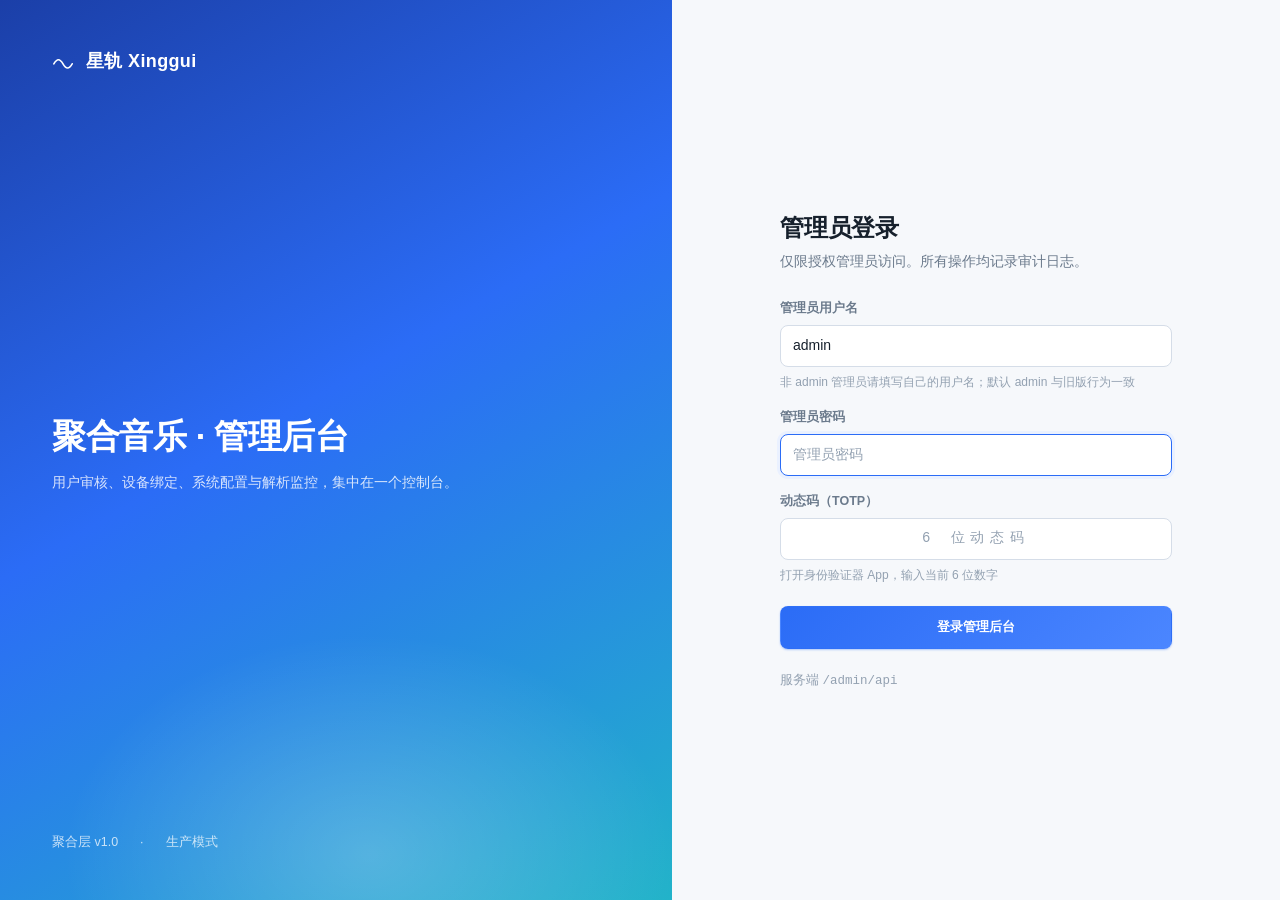
<file: xinggui-admin/index.html>
<!DOCTYPE html>
<html lang="zh-CN" data-theme="light">
<head>
<meta charset="utf-8">
<meta name="viewport" content="width=device-width, initial-scale=1">
<title>星轨 · 管理后台</title>
<meta name="color-scheme" content="light dark">
<link rel="icon" href="data:image/svg+xml,%3Csvg xmlns='http://www.w3.org/2000/svg' viewBox='0 0 32 32'%3E%3Cdefs%3E%3ClinearGradient id='g' x1='0' y1='0' x2='1' y2='1'%3E%3Cstop offset='0' stop-color='%232b6cf6'/%3E%3Cstop offset='1' stop-color='%2322b3c9'/%3E%3C/linearGradient%3E%3C/defs%3E%3Crect width='32' height='32' rx='9' fill='url(%23g)'/%3E%3Cpath d='M5 19c4-7 7-7 11 0s7 7 11 0' fill='none' stroke='white' stroke-width='2.4' stroke-linecap='round'/%3E%3C/svg%3E">
<link rel="stylesheet" href="assets/css/app.css">
</head>
<body>
<noscript>
  <div style="max-width:520px;margin:80px auto;padding:24px;font-family:system-ui,sans-serif">
    <h2>需要启用 JavaScript</h2>
    <p style="color:#6b7a8c">本管理后台为纯前端应用，请在浏览器设置中允许 JavaScript 后刷新页面。</p>
  </div>
</noscript>

<script src="assets/js/mock.js"></script>
<script src="assets/js/api.js"></script>
<script src="assets/js/ui.js"></script>
<script src="assets/js/app.js"></script>
<script src="assets/js/pages/dashboard.js"></script>
<script src="assets/js/pages/users.js"></script>
<script src="assets/js/pages/config.js"></script>
<script src="assets/js/pages/version.js"></script>
<script src="assets/js/pages/errors.js"></script>
</body>
</html>
</file>
<file: xinggui-admin/assets/css/app.css>
:root{
  --bg:#f6f8fb; --panel:#ffffff; --panel-2:#fbfcfe; --line:#e5eaf1; --line-strong:#d5dde8;
  --text:#16202c; --muted:#6b7a8c; --muted-2:#93a1b1;
  --brand:#2b6cf6; --brand-2:#22b3c9; --brand-soft:#eaf1ff;
  --ok:#0d9a63; --ok-soft:#e3f7ee; --warn:#b8730a; --warn-soft:#fdf3e3;
  --danger:#d23b3b; --danger-soft:#fdecec; --info:#5b5bd6; --info-soft:#efefff;
  --radius:12px; --radius-sm:8px; --shadow:0 1px 2px rgba(16,32,56,.06),0 8px 24px rgba(16,32,56,.06);
  --mono:ui-monospace,SFMono-Regular,Menlo,Consolas,"Liberation Mono",monospace;
  --sans:-apple-system,BlinkMacSystemFont,"Segoe UI","PingFang SC","Hiragino Sans GB","Microsoft YaHei",sans-serif;
}
html[data-theme="dark"]{
  --bg:#0d1117; --panel:#151b24; --panel-2:#1a222c; --line:#232c38; --line-strong:#2e3947;
  --text:#e6edf6; --muted:#93a1b1; --muted-2:#6b7a8c;
  --brand:#5b8dff; --brand-2:#39c6d8; --brand-soft:#1b2740;
  --ok:#3ddc97; --ok-soft:#14311f; --warn:#f0b354; --warn-soft:#33280f;
  --danger:#ff6b6b; --danger-soft:#3a1a1a; --info:#9b9bff; --info-soft:#1e1e3a;
  --shadow:0 1px 2px rgba(0,0,0,.4),0 8px 24px rgba(0,0,0,.3);
}
*{box-sizing:border-box}
html,body{height:100%}
body{margin:0;background:var(--bg);color:var(--text);font:14px/1.55 var(--sans);-webkit-font-smoothing:antialiased}
a{color:var(--brand);text-decoration:none}
h1,h2,h3,h4{margin:0;font-weight:650;letter-spacing:-.01em}
button,input,select,textarea{font:inherit;color:inherit}
::-webkit-scrollbar{width:10px;height:10px}
::-webkit-scrollbar-thumb{background:var(--line-strong);border-radius:6px;border:2px solid var(--bg)}
.hidden{display:none!important}
.mono{font-family:var(--mono);font-size:12.5px}

/* ---------- 登录 / 初始化 ---------- */
.auth-wrap{min-height:100vh;display:grid;grid-template-columns:1.05fr .95fr}
.auth-hero{position:relative;overflow:hidden;background:linear-gradient(150deg,#1b3fa8 0%,#2b6cf6 45%,#22b3c9 100%);color:#fff;display:flex;flex-direction:column;justify-content:space-between;padding:48px 52px}
.auth-hero:after{content:"";position:absolute;inset:auto -20% -30% -10%;height:70%;background:radial-gradient(closest-side,rgba(255,255,255,.22),transparent 70%)}
.auth-hero .brand{display:flex;align-items:center;gap:12px;font-size:18px;font-weight:700;letter-spacing:.02em}
.auth-hero h2{font-size:34px;line-height:1.25;margin:0 0 14px;max-width:460px}
.auth-hero p{color:rgba(255,255,255,.82);max-width:430px;margin:0}
.auth-hero .hero-meta{position:relative;z-index:2;display:flex;gap:22px;font-size:12.5px;color:rgba(255,255,255,.75)}
.auth-form-side{display:flex;align-items:center;justify-content:center;padding:40px 28px}
.auth-card{width:100%;max-width:392px}
.auth-card h1{font-size:24px;margin-bottom:6px}
.auth-card .sub{color:var(--muted);margin:0 0 26px;font-size:13.5px}
.auth-foot{margin-top:22px;font-size:12.5px;color:var(--muted-2)}
@media (max-width:900px){.auth-wrap{grid-template-columns:1fr}.auth-hero{display:none}}

/* ---------- 表单 ---------- */
.field{margin-bottom:16px}
.field > label{display:block;font-size:12.5px;font-weight:600;color:var(--muted);margin-bottom:7px}
.field .hint{font-size:12px;color:var(--muted-2);margin-top:6px}
.input,.select,.textarea{width:100%;background:var(--panel);border:1px solid var(--line-strong);border-radius:var(--radius-sm);padding:9px 12px;transition:border-color .15s,box-shadow .15s;outline:none}
.input:focus,.select:focus,.textarea:focus{border-color:var(--brand);box-shadow:0 0 0 3px var(--brand-soft)}
.input::placeholder{color:var(--muted-2)}
.textarea{min-height:92px;resize:vertical;font-family:var(--mono);font-size:12.5px}
.input-group{display:flex;gap:8px}
.input-group .input{flex:1}
.check{display:flex;align-items:center;gap:9px;cursor:pointer;user-select:none;font-size:13.5px}
.check input{width:16px;height:16px;accent-color:var(--brand)}
.switch{position:relative;display:inline-flex;width:44px;height:25px;flex:0 0 auto;cursor:pointer}
.switch input{position:absolute;opacity:0;width:100%;height:100%;margin:0;cursor:pointer;z-index:2}
.switch i{position:absolute;inset:0;background:var(--line-strong);border-radius:999px;transition:.18s}
.switch i:after{content:"";position:absolute;top:3px;left:3px;width:19px;height:19px;border-radius:50%;background:#fff;transition:.18s;box-shadow:0 1px 3px rgba(0,0,0,.2)}
.switch input:checked + i{background:var(--brand)}
.switch input:checked + i:after{transform:translateX(19px)}

/* ---------- 按钮 ---------- */
.btn{display:inline-flex;align-items:center;justify-content:center;gap:7px;border:1px solid var(--line-strong);background:var(--panel);color:var(--text);padding:8px 14px;border-radius:var(--radius-sm);cursor:pointer;font-weight:600;font-size:13px;transition:.15s;white-space:nowrap}
.btn:hover{border-color:var(--muted-2);background:var(--panel-2)}
.btn:active{transform:translateY(1px)}
.btn:disabled{opacity:.5;cursor:not-allowed;transform:none}
.btn-primary{background:linear-gradient(135deg,var(--brand),#4b86ff);border-color:transparent;color:#fff;box-shadow:0 1px 2px rgba(43,108,246,.35)}
.btn-primary:hover{background:linear-gradient(135deg,#245fe0,#3f7bf5);border-color:transparent}
.btn-danger{background:var(--danger-soft);border-color:#f3c7c7;color:var(--danger)}
.btn-danger:hover{background:#fbdcdc;border-color:var(--danger)}
.btn-ok{background:var(--ok-soft);border-color:#c2ecda;color:var(--ok)}
.btn-ok:hover{background:#d5f4e6}
.btn-ghost{border-color:transparent;background:transparent;color:var(--muted)}
.btn-ghost:hover{background:var(--panel-2);color:var(--text)}
.btn-sm{padding:5px 10px;font-size:12.5px;border-radius:6px}
.btn-block{width:100%}
.btn-row{display:flex;gap:8px;flex-wrap:wrap}
.icon-btn{width:34px;height:34px;padding:0;border-radius:8px}

/* ---------- 布局 ---------- */
.shell{display:grid;grid-template-columns:236px 1fr;min-height:100vh}
.sidebar{background:var(--panel);border-right:1px solid var(--line);display:flex;flex-direction:column;position:sticky;top:0;height:100vh}
.logo{display:flex;align-items:center;gap:10px;padding:20px 18px 16px;font-weight:700;font-size:15.5px;letter-spacing:.01em}
.logo .mark{width:30px;height:30px;border-radius:9px;background:linear-gradient(135deg,var(--brand),var(--brand-2));display:grid;place-items:center;color:#fff;flex:0 0 auto}
.logo small{display:block;font-weight:500;font-size:11px;color:var(--muted-2);letter-spacing:.06em;text-transform:uppercase}
.nav{padding:6px 10px;overflow:auto;flex:1}
.nav-label{font-size:11px;font-weight:700;letter-spacing:.08em;text-transform:uppercase;color:var(--muted-2);padding:14px 10px 6px}
.nav a{display:flex;align-items:center;gap:10px;padding:9px 11px;border-radius:9px;color:var(--muted);font-weight:550;font-size:13.5px;margin-bottom:2px}
.nav a:hover{background:var(--panel-2);color:var(--text)}
.nav a.active{background:var(--brand-soft);color:var(--brand);font-weight:650}
.nav a .dot{margin-left:auto;background:var(--danger);color:#fff;font-size:11px;padding:1px 7px;border-radius:999px;font-weight:700}
.sidebar-foot{border-top:1px solid var(--line);padding:12px 14px;display:flex;align-items:center;gap:9px;font-size:12.5px;color:var(--muted)}
.avatar{width:28px;height:28px;border-radius:50%;background:linear-gradient(135deg,#8fb4ff,#c9dcff);color:#1b3fa8;display:grid;place-items:center;font-weight:700;font-size:12px;flex:0 0 auto}

.main{min-width:0;display:flex;flex-direction:column}
.topbar{height:60px;border-bottom:1px solid var(--line);background:color-mix(in srgb,var(--panel) 88%,transparent);backdrop-filter:blur(8px);display:flex;align-items:center;gap:12px;padding:0 22px;position:sticky;top:0;z-index:20}
.topbar .crumb{font-size:13px;color:var(--muted);display:flex;align-items:center;gap:7px}
.topbar .crumb b{color:var(--text);font-weight:650}
.topbar .spacer{flex:1}
.env-pill{display:inline-flex;align-items:center;gap:6px;font-size:11.5px;font-weight:700;padding:4px 9px;border-radius:999px;background:var(--warn-soft);color:var(--warn);border:1px solid #f0dcb8;letter-spacing:.03em}
.env-pill .pulse{width:6px;height:6px;border-radius:50%;background:currentColor;animation:pulse 1.6s infinite}
@keyframes pulse{0%,100%{opacity:1}50%{opacity:.25}}
.content{padding:22px;max-width:1500px;width:100%;margin:0 auto;flex:1}
.page-head{display:flex;align-items:flex-start;gap:16px;flex-wrap:wrap;margin-bottom:18px}
.page-head h1{font-size:21px}
.page-head .sub{color:var(--muted);font-size:13px;margin-top:3px}
.page-head .actions{margin-left:auto;display:flex;gap:8px;flex-wrap:wrap}

/* ---------- 卡片 / 网格 ---------- */
.card{background:var(--panel);border:1px solid var(--line);border-radius:var(--radius);box-shadow:var(--shadow)}
.card + .card{margin-top:16px}
.card-head{display:flex;align-items:center;gap:12px;padding:14px 16px;border-bottom:1px solid var(--line);flex-wrap:wrap}
.card-head h3{font-size:14px}
.card-head .sub{font-size:12px;color:var(--muted);font-weight:400}
.card-head .actions{margin-left:auto;display:flex;gap:8px;flex-wrap:wrap}
.card-body{padding:16px}
.card-body.tight{padding:0}
.grid{display:grid;gap:14px}
.grid.cols-4{grid-template-columns:repeat(4,minmax(0,1fr))}
.grid.cols-3{grid-template-columns:repeat(3,minmax(0,1fr))}
.grid.cols-2{grid-template-columns:repeat(2,minmax(0,1fr))}
.grid.split{grid-template-columns:minmax(0,2fr) minmax(0,1fr)}
@media (max-width:1180px){.grid.cols-4{grid-template-columns:repeat(2,minmax(0,1fr))}.grid.split{grid-template-columns:1fr}}
@media (max-width:860px){.grid.cols-3,.grid.cols-2{grid-template-columns:1fr}}

/* ---------- 指标卡 ---------- */
.metric{padding:16px;display:flex;flex-direction:column;gap:6px;position:relative;overflow:hidden}
.metric .k{font-size:12.5px;color:var(--muted);font-weight:600;display:flex;align-items:center;gap:6px}
.metric .v{font-size:27px;font-weight:700;letter-spacing:-.02em;font-variant-numeric:tabular-nums}
.metric .d{font-size:12px;color:var(--muted-2)}
.metric .spark{position:absolute;right:12px;top:14px;opacity:.85}
.delta{display:inline-flex;align-items:center;gap:3px;font-size:11.5px;font-weight:700;padding:1px 6px;border-radius:999px}
.delta.up{color:var(--ok);background:var(--ok-soft)}
.delta.down{color:var(--danger);background:var(--danger-soft)}

/* ---------- 表格 ---------- */
.toolbar{display:flex;gap:9px;align-items:center;padding:12px 16px;border-bottom:1px solid var(--line);flex-wrap:wrap}
.toolbar .search{position:relative;min-width:230px}
.toolbar .search input{padding-left:32px}
.toolbar .search svg{position:absolute;left:10px;top:50%;transform:translateY(-50%);color:var(--muted-2)}
.toolbar .spacer{flex:1}
.table-wrap{overflow:auto}
table.tbl{width:100%;border-collapse:collapse;font-size:13px}
table.tbl th{text-align:left;font-size:11.5px;letter-spacing:.05em;text-transform:uppercase;color:var(--muted-2);font-weight:700;padding:10px 14px;background:var(--panel-2);border-bottom:1px solid var(--line);white-space:nowrap;position:sticky;top:0;z-index:1}
table.tbl td{padding:11px 14px;border-bottom:1px solid var(--line);vertical-align:middle}
table.tbl tbody tr:hover{background:var(--panel-2)}
table.tbl tbody tr:last-child td{border-bottom:0}
table.tbl td.num,table.tbl th.num{text-align:right;font-variant-numeric:tabular-nums}
table.tbl .u{display:flex;align-items:center;gap:9px;min-width:150px}
table.tbl .u .n{font-weight:600}
table.tbl .u .e{font-size:11.5px;color:var(--muted-2)}
.row-link{cursor:pointer}
.empty{padding:44px 20px;text-align:center;color:var(--muted)}
.empty svg{opacity:.5;margin-bottom:8px}

/* ---------- 徽章 ---------- */
.badge{display:inline-flex;align-items:center;gap:5px;font-size:11.5px;font-weight:650;padding:2px 8px;border-radius:999px;white-space:nowrap;border:1px solid transparent}
.badge:before{content:"";width:5px;height:5px;border-radius:50%;background:currentColor}
.badge.ok{background:var(--ok-soft);color:var(--ok)}
.badge.warn{background:var(--warn-soft);color:var(--warn)}
.badge.danger{background:var(--danger-soft);color:var(--danger)}
.badge.muted{background:var(--panel-2);color:var(--muted);border-color:var(--line)}
.badge.info{background:var(--info-soft);color:var(--info)}
.badge.plain:before{display:none}

/* ---------- 分页 ---------- */
.pager{display:flex;align-items:center;gap:6px;padding:11px 16px;border-top:1px solid var(--line);font-size:12.5px;color:var(--muted);flex-wrap:wrap}
.pager .spacer{flex:1}
.pager button{min-width:30px;height:30px;padding:0 8px;border-radius:7px;border:1px solid var(--line);background:var(--panel);cursor:pointer;font-size:12.5px;font-weight:600;color:var(--text)}
.pager button:hover:not(:disabled){border-color:var(--muted-2)}
.pager button[aria-current="true"]{background:var(--brand);border-color:var(--brand);color:#fff}
.pager button:disabled{opacity:.4;cursor:not-allowed}

/* ---------- Tabs ---------- */
.tabs{display:flex;gap:2px;border-bottom:1px solid var(--line);padding:0 16px;overflow:auto}
.tabs button{background:none;border:0;padding:12px 13px;font-size:13px;font-weight:600;color:var(--muted);cursor:pointer;border-bottom:2px solid transparent;white-space:nowrap;display:flex;align-items:center;gap:6px}
.tabs button:hover{color:var(--text)}
.tabs button.active{color:var(--brand);border-bottom-color:var(--brand)}
.tabs button .count{font-size:11px;background:var(--panel-2);border:1px solid var(--line);border-radius:999px;padding:0 6px;color:var(--muted)}
.tabs button.active .count{background:var(--brand-soft);border-color:transparent;color:var(--brand)}

/* ---------- 详情 ---------- */
.kv{display:grid;grid-template-columns:110px 1fr;gap:9px 14px;font-size:13px}
.kv dt{color:var(--muted);font-size:12.5px}
.kv dd{margin:0;font-weight:550;word-break:break-all}
.panel-split{display:grid;grid-template-columns:minmax(0,1fr) 300px;gap:16px;align-items:start}
@media (max-width:1080px){.panel-split{grid-template-columns:1fr}}
.section-title{font-size:12px;font-weight:700;letter-spacing:.06em;text-transform:uppercase;color:var(--muted-2);margin:0 0 10px}
.list-item{display:flex;align-items:center;gap:11px;padding:10px 0;border-bottom:1px solid var(--line);font-size:13px}
.list-item:last-child{border-bottom:0}
.list-item .t{font-weight:600;overflow:hidden;text-overflow:ellipsis;white-space:nowrap}
.list-item .m{font-size:12px;color:var(--muted-2)}
.list-item .grow{flex:1;min-width:0}
.cover{width:38px;height:38px;border-radius:7px;background:linear-gradient(135deg,#dbe7ff,#eef4ff);display:grid;place-items:center;color:#5b7fc7;flex:0 0 auto;font-size:15px}
html[data-theme="dark"] .cover{background:linear-gradient(135deg,#1f2a3d,#26364f);color:#8fb4ff}
.thumb{width:26px;height:26px;border-radius:5px;background:var(--panel-2);border:1px solid var(--line);display:grid;place-items:center;color:var(--muted);flex:0 0 auto;font-size:11px}
.playlist-card{border:1px solid var(--line);border-radius:10px;padding:12px;background:var(--panel-2)}
.playlist-card h4{font-size:13.5px;display:flex;align-items:center;gap:7px;margin-bottom:3px}
.playlist-card .meta{font-size:11.5px;color:var(--muted-2);margin-bottom:9px}
.playlist-card ol{margin:0;padding-left:20px;font-size:12.5px;color:var(--muted);max-height:190px;overflow:auto}
.playlist-card li{padding:3px 0}
.playlist-card li b{color:var(--text);font-weight:600}
.stat-mini{display:flex;justify-content:space-between;font-size:12.5px;padding:7px 0;border-bottom:1px dashed var(--line)}
.stat-mini:last-child{border-bottom:0}
.stat-mini span{color:var(--muted)}
.stat-mini b{font-variant-numeric:tabular-nums}

/* ---------- 进度 / 条形 ---------- */
.bar{height:6px;background:var(--panel-2);border-radius:999px;overflow:hidden;border:1px solid var(--line)}
.bar > i{display:block;height:100%;border-radius:999px;background:linear-gradient(90deg,var(--brand),var(--brand-2));transition:width .4s}
.plat-row{display:grid;grid-template-columns:88px 1fr 56px 76px 62px;gap:11px;align-items:center;padding:9px 0;border-bottom:1px solid var(--line);font-size:12.8px}
.plat-row:last-child{border-bottom:0}
.plat-row .name{font-weight:650;display:flex;align-items:center;gap:7px}
.plat-row .pct{text-align:right;font-variant-numeric:tabular-nums;font-weight:650}
.plat-row .lat{text-align:right;font-variant-numeric:tabular-nums;color:var(--muted);font-size:12px}

/* ---------- 可拖拽排序 ---------- */
.sortable{list-style:none;margin:0;padding:0;display:flex;flex-direction:column;gap:7px}
.sortable li{display:flex;align-items:center;gap:10px;background:var(--panel-2);border:1px solid var(--line);border-radius:9px;padding:9px 11px;font-size:13px;cursor:grab}
.sortable li.dragging{opacity:.45;box-shadow:var(--shadow);border-style:dashed}
.sortable li .grip{color:var(--muted-2);cursor:grab;display:flex}
.sortable li .idx{width:22px;height:22px;border-radius:6px;background:var(--panel);border:1px solid var(--line);display:grid;place-items:center;font-size:11px;font-weight:700;color:var(--muted)}
.sortable li .spacer{flex:1}
.sortable li .btn{opacity:.75}

/* ---------- 弹窗 ---------- */
.overlay{position:fixed;inset:0;background:rgba(16,26,42,.42);backdrop-filter:blur(2px);display:grid;place-items:center;z-index:100;padding:20px;animation:fade .14s ease}
@keyframes fade{from{opacity:0}to{opacity:1}}
.modal{background:var(--panel);border-radius:14px;box-shadow:0 24px 64px rgba(10,20,40,.35);width:100%;max-width:480px;max-height:88vh;display:flex;flex-direction:column;animation:pop .16s ease}
.modal.wide{max-width:760px}
@keyframes pop{from{transform:translateY(8px) scale(.99);opacity:.7}to{transform:none;opacity:1}}
.modal-head{padding:15px 18px;border-bottom:1px solid var(--line);display:flex;align-items:center;gap:10px}
.modal-head h3{font-size:15px}
.modal-head .x{margin-left:auto}
.modal-body{padding:18px;overflow:auto}
.modal-foot{padding:13px 18px;border-top:1px solid var(--line);display:flex;gap:8px;justify-content:flex-end;flex-wrap:wrap}

/* ---------- Toast ---------- */
.toasts{position:fixed;right:18px;bottom:18px;z-index:200;display:flex;flex-direction:column;gap:9px;max-width:340px}
.toast{background:var(--panel);border:1px solid var(--line);border-left:3px solid var(--brand);border-radius:10px;padding:11px 14px;box-shadow:var(--shadow);font-size:13px;animation:slide .18s ease;display:flex;gap:9px;align-items:flex-start}
.toast.ok{border-left-color:var(--ok)}
.toast.err{border-left-color:var(--danger)}
.toast.warn{border-left-color:var(--warn)}
@keyframes slide{from{transform:translateX(14px);opacity:0}to{transform:none;opacity:1}}

/* ---------- 其它 ---------- */
.tag{display:inline-block;font-size:11.5px;padding:1px 7px;border-radius:5px;background:var(--panel-2);border:1px solid var(--line);color:var(--muted);font-weight:600}
.code{background:var(--panel-2);border:1px solid var(--line);border-radius:7px;padding:8px 10px;font-family:var(--mono);font-size:12px;overflow:auto;white-space:pre-wrap;word-break:break-all}
.notice{display:flex;gap:10px;padding:11px 13px;border-radius:9px;font-size:12.8px;background:var(--brand-soft);border:1px solid #c9dbff;color:#1b4bb8}
.notice.warn{background:var(--warn-soft);border-color:#f0dcb8;color:#8a5706}
.notice .ico{flex:0 0 auto;margin-top:1px}
html[data-theme="dark"] .notice{border-color:#26365a;color:#a8c4ff}
html[data-theme="dark"] .notice.warn{border-color:#4a3a18;color:#f0b354}
.muted{color:var(--muted)}
.small{font-size:12px}
.nowrap{white-space:nowrap}
.right{text-align:right}
.mt-0{margin-top:0}.mt-8{margin-top:8px}.mt-12{margin-top:12px}.mt-16{margin-top:16px}.mb-0{margin-bottom:0}
.flex{display:flex;gap:10px;align-items:center}.flex-wrap{flex-wrap:wrap}.grow{flex:1}.col{display:flex;flex-direction:column;gap:10px}
.sr{position:absolute;width:1px;height:1px;overflow:hidden;clip:rect(0 0 0 0)}
.spin{width:15px;height:15px;border:2px solid rgba(255,255,255,.4);border-top-color:#fff;border-radius:50%;animation:sp .7s linear infinite;display:inline-block}
.spin.dark{border-color:var(--line-strong);border-top-color:var(--brand)}
@keyframes sp{to{transform:rotate(360deg)}}
.skeleton{background:linear-gradient(90deg,var(--panel-2) 25%,var(--line) 37%,var(--panel-2) 63%);background-size:400% 100%;animation:sk 1.2s infinite;border-radius:6px;height:14px}
@keyframes sk{0%{background-position:100% 50%}100%{background-position:0 50%}}

/* ---------- 响应式 ---------- */
@media (max-width:900px){
  .shell{grid-template-columns:1fr}
  .sidebar{position:fixed;left:0;top:0;bottom:0;width:236px;z-index:60;transform:translateX(-100%);transition:transform .2s;box-shadow:0 0 40px rgba(0,0,0,.2)}
  .sidebar.open{transform:none}
  .content{padding:16px}
  .menu-btn{display:inline-flex!important}
  .scrim{position:fixed;inset:0;background:rgba(0,0,0,.35);z-index:55}
}
.menu-btn{display:none}
@media (max-width:620px){
  .topbar{padding:0 14px}
  .content{padding:13px}
  .card-head,.toolbar{padding:11px 12px}
  .page-head h1{font-size:18px}
  .toolbar .search{min-width:100%}
  .kv{grid-template-columns:88px 1fr}
}

/* ---------- 窄屏表格与顶栏修正 ---------- */
@media (max-width:900px){
  .topbar{gap:8px;padding:0 12px;overflow:hidden}
  .topbar .crumb{min-width:0;overflow:hidden;white-space:nowrap;text-overflow:ellipsis;flex:0 1 auto}
  .topbar .env-pill{flex:0 0 auto}
  .topbar .btn span{display:none}
  .topbar .btn{padding:6px 8px}
}
@media (max-width:760px){
  .table-wrap{overflow-x:auto;-webkit-overflow-scrolling:touch}
  table.tbl{min-width:720px}
  table.tbl th,table.tbl td{white-space:nowrap}
  .pager{gap:4px;font-size:12px}
}
@media (max-width:620px){
  table.tbl{min-width:640px}
  .plat-row{grid-template-columns:70px 1fr 50px 62px;gap:8px}
  .plat-row .lat:last-child{display:none}
  .sortable li{padding:8px 9px;gap:7px;font-size:12.5px}
  .sortable li .tag.mono{display:none}
  .playlist-card ol{max-height:140px}
  .auth-form-side{padding:26px 18px}
}
</file>
